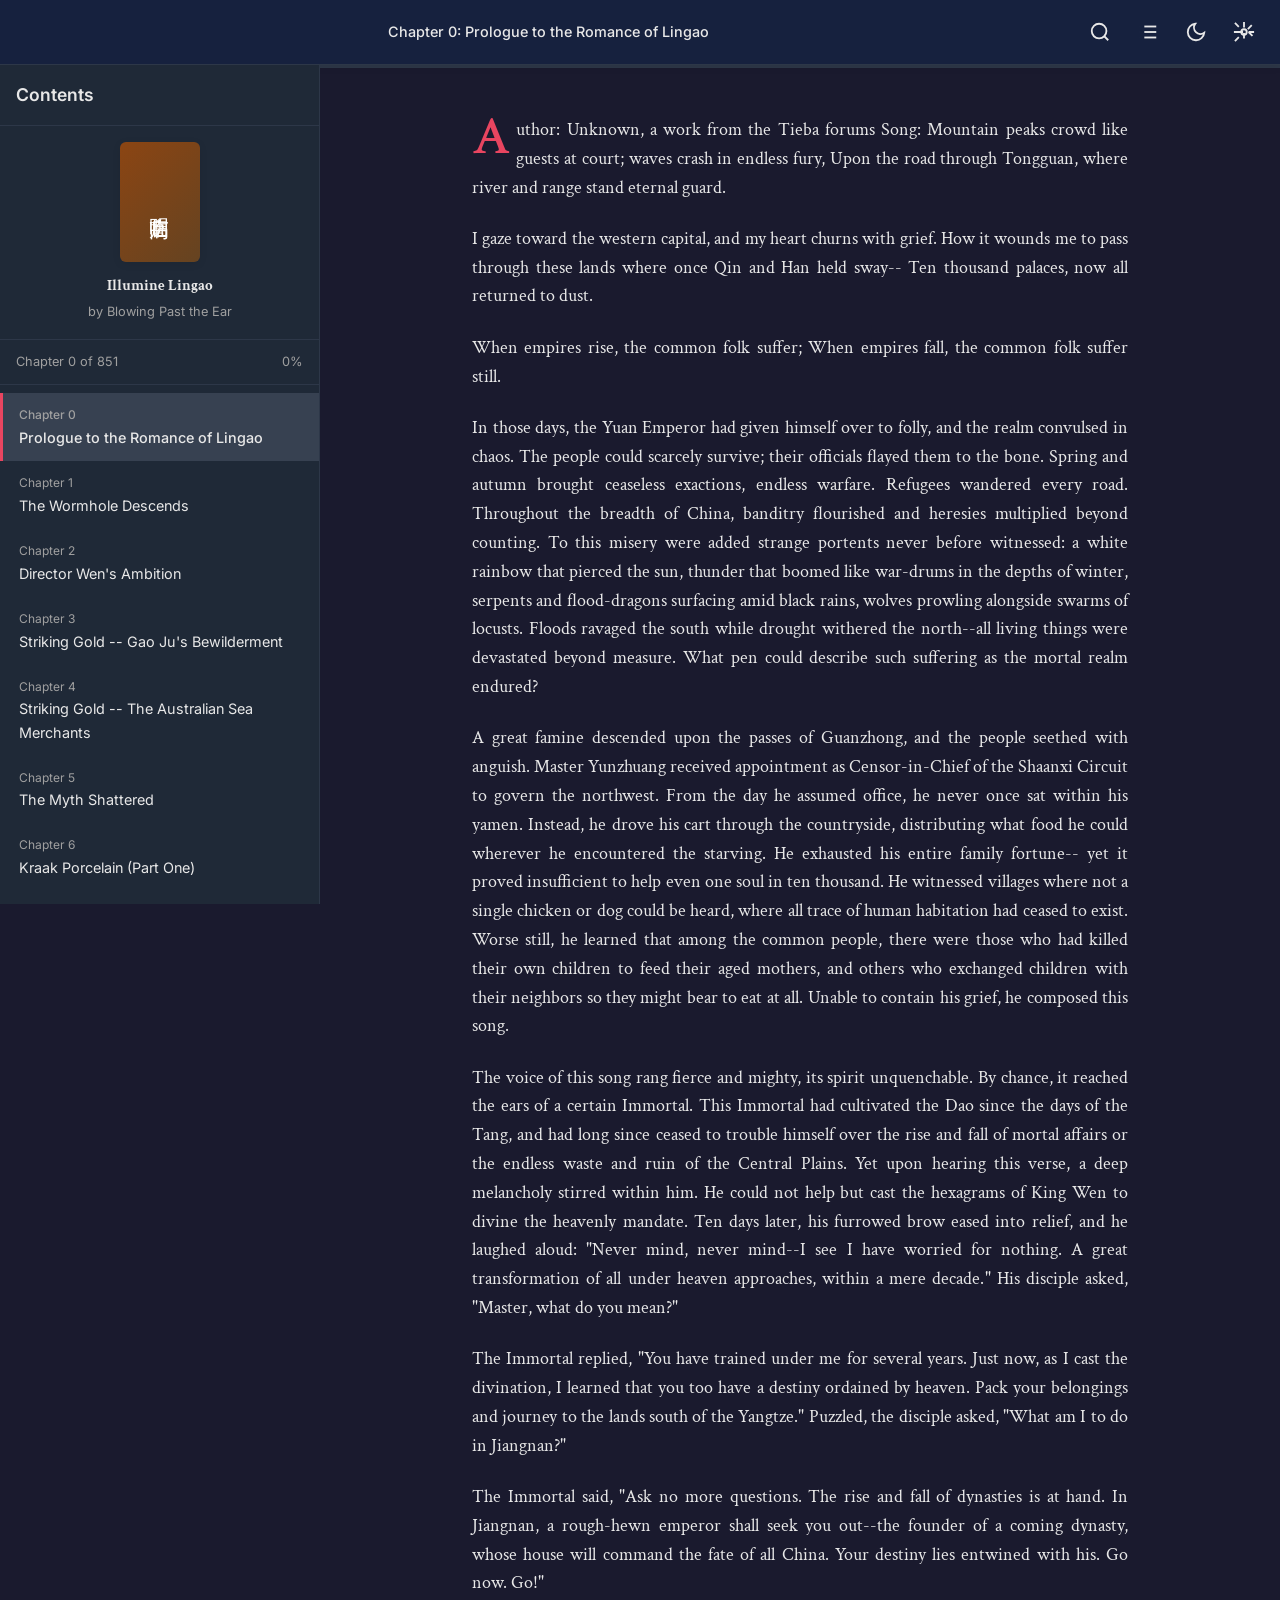
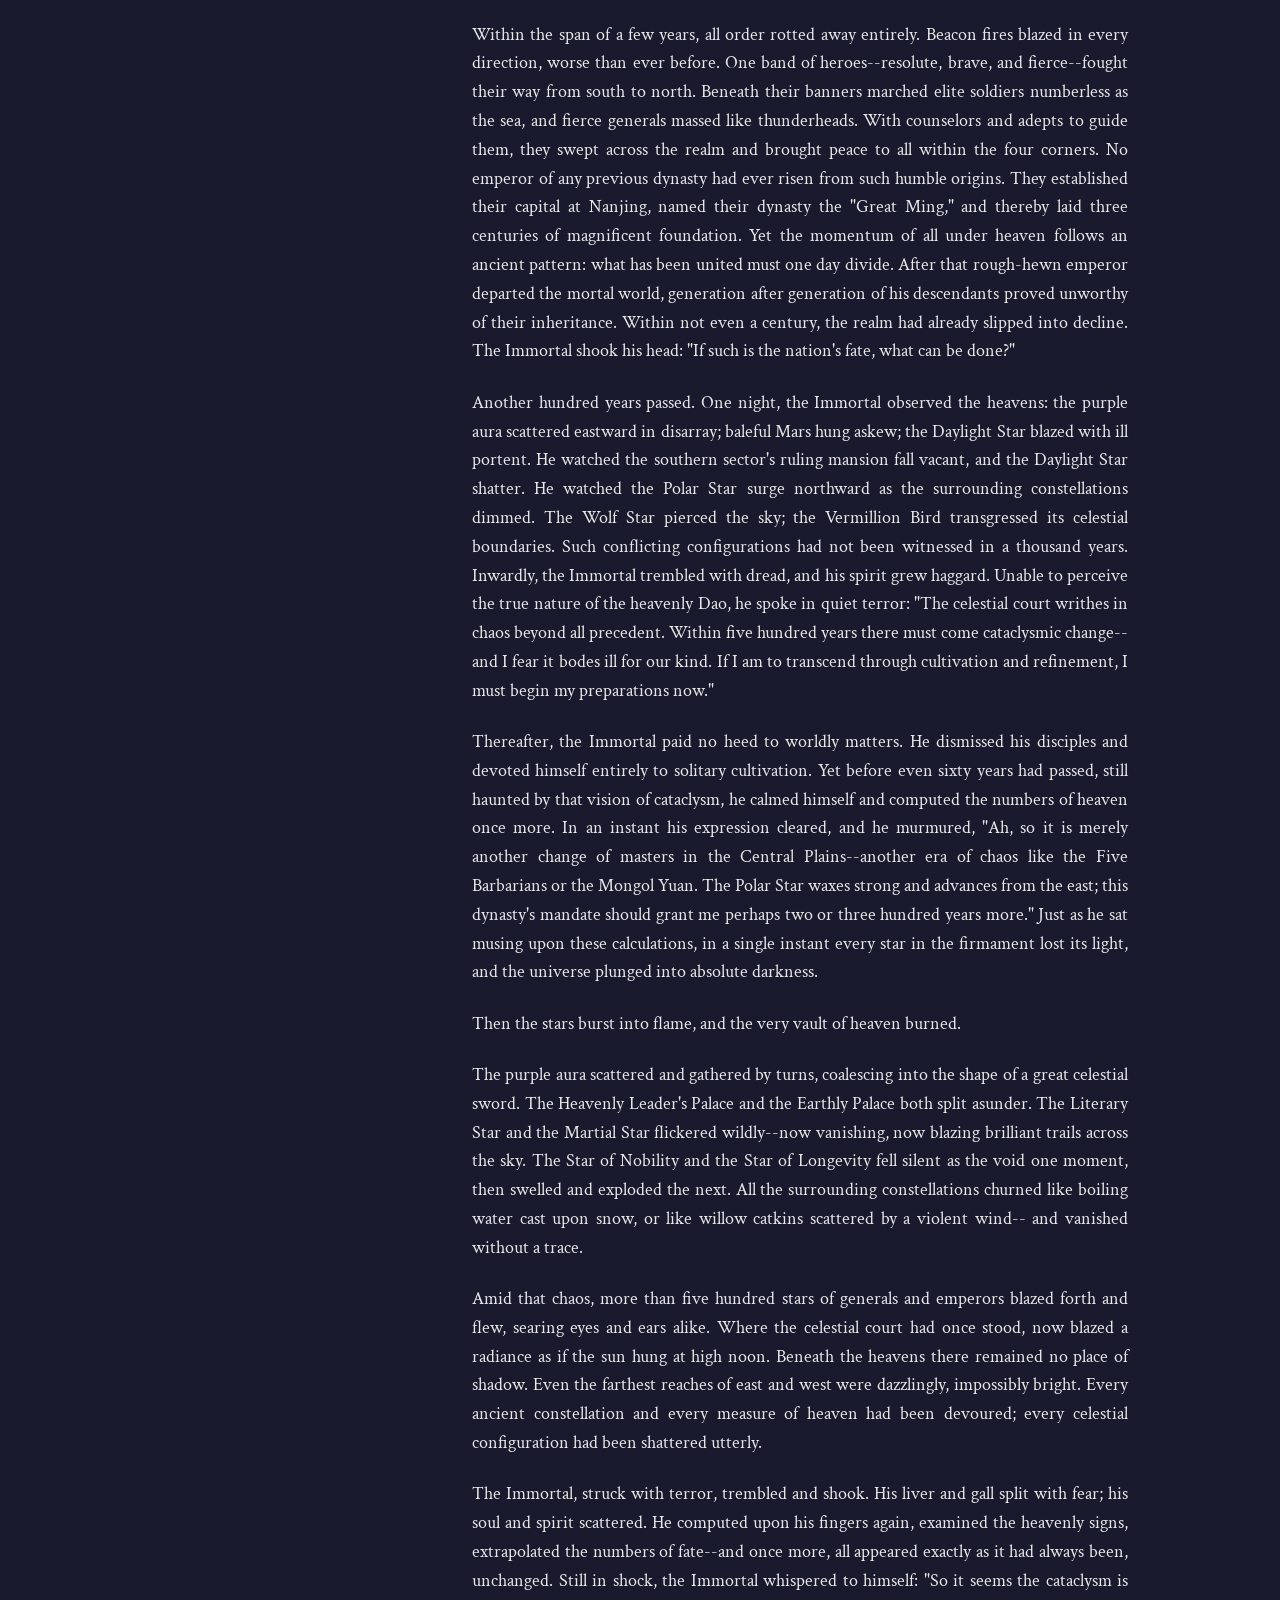
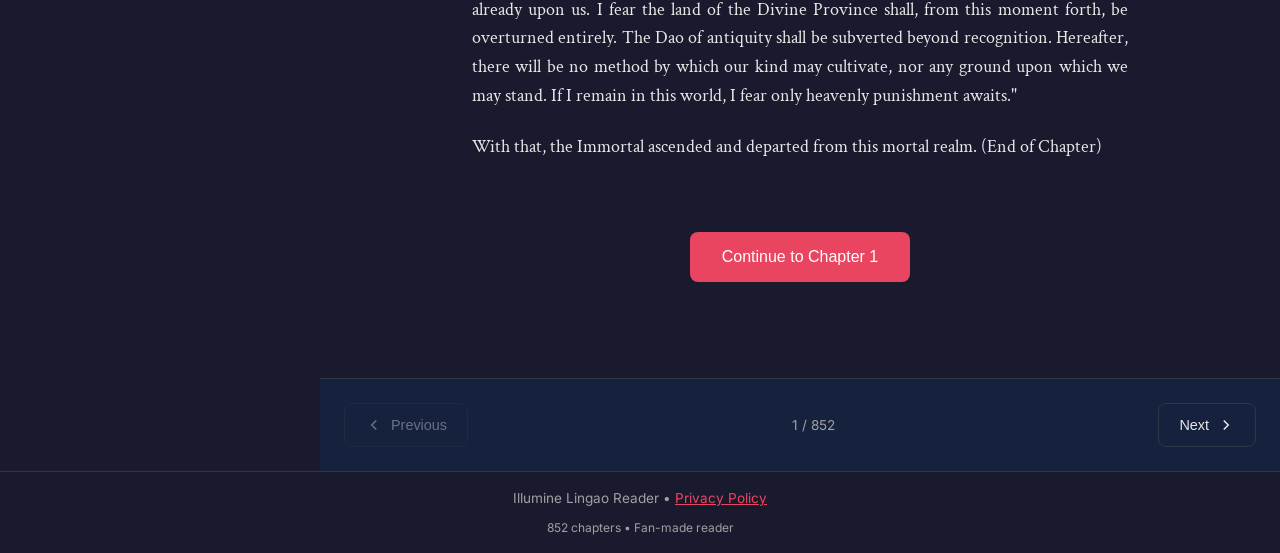
<file: website/index.html>
<!DOCTYPE html>
<html lang="en" data-theme="dark">
<head>
    <meta charset="UTF-8">
    <meta name="viewport" content="width=device-width, initial-scale=1.0">
    <title>Illumine Lingao - Online Reader</title>
    <meta name="description" content="Read Illumine Lingao online - A Chinese alternate history web novel about 500 modern people who travel back to 1628 Ming Dynasty China.">

    <!-- ADSENSE_PLACEHOLDER -->

    <link rel="stylesheet" href="css/style.css">
    <link rel="preconnect" href="https://fonts.googleapis.com">
    <link rel="preconnect" href="https://fonts.gstatic.com" crossorigin>
    <link href="https://fonts.googleapis.com/css2?family=Crimson+Text:ital,wght@0,400;0,600;1,400&family=Inter:wght@400;500;600&display=swap" rel="stylesheet">
</head>
<body>
    <!-- Loading Screen -->
    <div id="loading-screen" class="loading-screen">
        <div class="loading-content">
            <div class="spinner"></div>
            <h2>Loading Illumine Lingao</h2>
            <p id="loading-status">Initializing reader...</p>
            <div class="progress-bar">
                <div id="loading-progress" class="progress-fill"></div>
            </div>
        </div>
    </div>

    <!-- Main Reader Interface -->
    <div id="reader-interface" class="reader-interface hidden">
        <!-- Top Navigation Bar -->
        <header class="top-bar">
            <button id="menu-toggle" class="icon-btn" aria-label="Toggle menu">
                <svg viewBox="0 0 24 24" fill="none" stroke="currentColor" stroke-width="2">
                    <line x1="3" y1="12" x2="21" y2="12"></line>
                    <line x1="3" y1="6" x2="21" y2="6"></line>
                    <line x1="3" y1="18" x2="21" y2="18"></line>
                </svg>
            </button>

            <div class="book-title">
                <span id="current-chapter-title">Loading...</span>
            </div>

            <div class="top-actions">
                <!-- Search Button -->
                <button id="search-toggle" class="icon-btn" aria-label="Search">
                    <svg viewBox="0 0 24 24" fill="none" stroke="currentColor" stroke-width="2">
                        <circle cx="11" cy="11" r="8"></circle>
                        <line x1="21" y1="21" x2="16.65" y2="16.65"></line>
                    </svg>
                </button>

                <button id="toc-toggle" class="icon-btn" aria-label="Table of contents">
                    <svg viewBox="0 0 24 24" fill="none" stroke="currentColor" stroke-width="2">
                        <line x1="8" y1="6" x2="21" y2="6"></line>
                        <line x1="8" y1="12" x2="21" y2="12"></line>
                        <line x1="8" y1="18" x2="21" y2="18"></line>
                        <line x1="3" y1="6" x2="3.01" y2="6"></line>
                        <line x1="3" y1="12" x2="3.01" y2="12"></line>
                        <line x1="3" y1="18" x2="3.01" y2="18"></line>
                    </svg>
                </button>

                <!-- Theme Toggle -->
                <button id="theme-toggle" class="icon-btn" aria-label="Toggle dark mode">
                    <svg id="theme-icon-light" class="hidden" viewBox="0 0 24 24" fill="none" stroke="currentColor" stroke-width="2">
                        <circle cx="12" cy="12" r="5"></circle>
                        <line x1="12" y1="1" x2="12" y2="3"></line>
                        <line x1="12" y1="21" x2="12" y2="23"></line>
                        <line x1="4.22" y1="4.22" x2="5.64" y2="5.64"></line>
                        <line x1="18.36" y1="18.36" x2="19.78" y2="19.78"></line>
                        <line x1="1" y1="12" x2="3" y2="12"></line>
                        <line x1="21" y1="12" x2="23" y2="12"></line>
                        <line x1="4.22" y1="19.78" x2="5.64" y2="18.36"></line>
                        <line x1="18.36" y1="5.64" x2="19.78" y2="4.22"></line>
                    </svg>
                    <svg id="theme-icon-dark" viewBox="0 0 24 24" fill="none" stroke="currentColor" stroke-width="2">
                        <path d="M21 12.79A9 9 0 1 1 11.21 3 7 7 0 0 0 21 12.79z"></path>
                    </svg>
                </button>

                <button id="settings-toggle" class="icon-btn" aria-label="Reading settings">
                    <svg viewBox="0 0 24 24" fill="none" stroke="currentColor" stroke-width="2">
                        <circle cx="12" cy="12" r="3"></circle>
                        <path d="M12 1v6m0 6v6m4.22-10.22l4.24-4.24M6.34 17.66l-4.24 4.24M23 12h-6m-6 0H1m20.24 4.24l-4.24-4.24M6.34 6.34L2.1 2.1"></path>
                    </svg>
                </button>
            </div>
        </header>

        <div class="reader-layout">
            <!-- Sidebar (Table of Contents) -->
            <aside id="sidebar" class="sidebar">
                <div class="sidebar-header">
                    <h3>Contents</h3>
                    <button id="sidebar-close" class="icon-btn">
                        <svg viewBox="0 0 24 24" fill="none" stroke="currentColor" stroke-width="2">
                            <line x1="18" y1="6" x2="6" y2="18"></line>
                            <line x1="6" y1="6" x2="18" y2="18"></line>
                        </svg>
                    </button>
                </div>

                <!-- Book Info -->
                <div class="book-info">
                    <div class="book-cover-small">临高启明</div>
                    <h4>Illumine Lingao</h4>
                    <p>by Blowing Past the Ear</p>
                </div>

                <!-- Progress Info -->
                <div class="progress-info">
                    <span id="progress-text">Chapter 0 of 852</span>
                    <span id="percent-text">0%</span>
                </div>

                <!-- TOC Container -->
                <div class="toc-container" id="toc-list">
                    <!-- TOC items populated by JS -->
                </div>
            </aside>

            <!-- Main Content Area -->
            <main class="content-area">
                <!-- Progress Bar -->
                <div class="reading-progress">
                    <div id="progress-bar" class="progress-indicator"></div>
                </div>

                <!-- Reading Container -->
                <div class="reading-container">
                    <!-- Chapter Content -->
                    <article id="chapter-content" class="chapter-content">
                        <!-- Chapter content loaded here -->
                    </article>

                    <!-- Chapter Navigation at bottom -->
                    <div class="chapter-end-nav">
                        <button id="continue-reading" class="btn-primary hidden">Continue Reading</button>
                    </div>
                </div>

                <!-- Navigation Footer -->
                <nav class="chapter-nav">
                    <button id="prev-chapter" class="nav-btn">
                        <svg viewBox="0 0 24 24" fill="none" stroke="currentColor" stroke-width="2">
                            <polyline points="15 18 9 12 15 6"></polyline>
                        </svg>
                        <span>Previous</span>
                    </button>

                    <div class="nav-info">
                        <span id="chapter-number">- / -</span>
                    </div>

                    <button id="next-chapter" class="nav-btn">
                        <span>Next</span>
                        <svg viewBox="0 0 24 24" fill="none" stroke="currentColor" stroke-width="2">
                            <polyline points="9 18 15 12 9 6"></polyline>
                        </svg>
                    </button>
                </nav>
            </main>
        </div>

        <!-- Search Panel -->
        <div id="search-panel" class="search-panel hidden">
            <div class="search-header">
                <h3>Search</h3>
                <button id="search-close" class="icon-btn">
                    <svg viewBox="0 0 24 24" fill="none" stroke="currentColor" stroke-width="2">
                        <line x1="18" y1="6" x2="6" y2="18"></line>
                        <line x1="6" y1="6" x2="18" y2="18"></line>
                    </svg>
                </button>
            </div>

            <div class="search-input-container">
                <input type="text" id="search-input" placeholder="Search in chapters...">
                <button id="search-btn" class="btn-primary">Search</button>
            </div>

            <div id="search-status" class="search-status"></div>

            <div id="search-results" class="search-results">
                <!-- Search results populated here -->
            </div>
        </div>

        <!-- Settings Panel -->
        <div id="settings-panel" class="settings-panel hidden">
            <div class="settings-header">
                <h3>Reading Settings</h3>
                <button id="settings-close" class="icon-btn">
                    <svg viewBox="0 0 24 24" fill="none" stroke="currentColor" stroke-width="2">
                        <line x1="18" y1="6" x2="6" y2="18"></line>
                        <line x1="6" y1="6" x2="18" y2="18"></line>
                    </svg>
                </button>
            </div>

            <div class="settings-section">
                <label>Theme</label>
                <div class="theme-options">
                    <button class="theme-btn" data-theme="light">
                        <span class="theme-preview light"></span>
                        Light
                    </button>
                    <button class="theme-btn" data-theme="sepia">
                        <span class="theme-preview sepia"></span>
                        Sepia
                    </button>
                    <button class="theme-btn active" data-theme="dark">
                        <span class="theme-preview dark"></span>
                        Dark
                    </button>
                </div>
            </div>

            <div class="settings-section">
                <label>Font Size</label>
                <div class="font-size-control">
                    <button id="font-decrease" class="size-btn">A-</button>
                    <span id="font-size-value">18px</span>
                    <button id="font-increase" class="size-btn">A+</button>
                </div>
            </div>

            <div class="settings-section">
                <label>Font Family</label>
                <select id="font-family">
                    <option value="Crimson Text">Crimson (Serif)</option>
                    <option value="Inter">Inter (Sans-serif)</option>
                    <option value="Georgia">Georgia</option>
                    <option value="system-ui">System Default</option>
                </select>
            </div>

            <div class="settings-section">
                <label>Line Height</label>
                <input type="range" id="line-height" min="1.2" max="2.0" step="0.1" value="1.6">
                <span id="line-height-value">1.6</span>
            </div>

            <div class="settings-section">
                <label>Reading Progress</label>
                <button id="reset-progress" class="btn-small" style="width: 100%;">Reset Progress</button>
            </div>
        </div>

        <!-- Overlay for mobile -->
        <div id="overlay" class="overlay hidden"></div>

        <!-- Footer Links -->
        <footer style="text-align: center; padding: 1rem; color: var(--text-muted); font-size: 0.85rem; border-top: 1px solid var(--border-color);">
            <p>Illumine Lingao Reader • <a href="privacy.html" style="color: var(--accent-color);">Privacy Policy</a></p>
            <p style="margin-top: 0.5rem; font-size: 0.75rem;">852 chapters • Fan-made reader</p>
        </footer>
    </div>

    <!-- Content Scripts - Loaded dynamically by reader.js -->
    <script src="js/reader.js"></script>
</body>
</html>
</file>
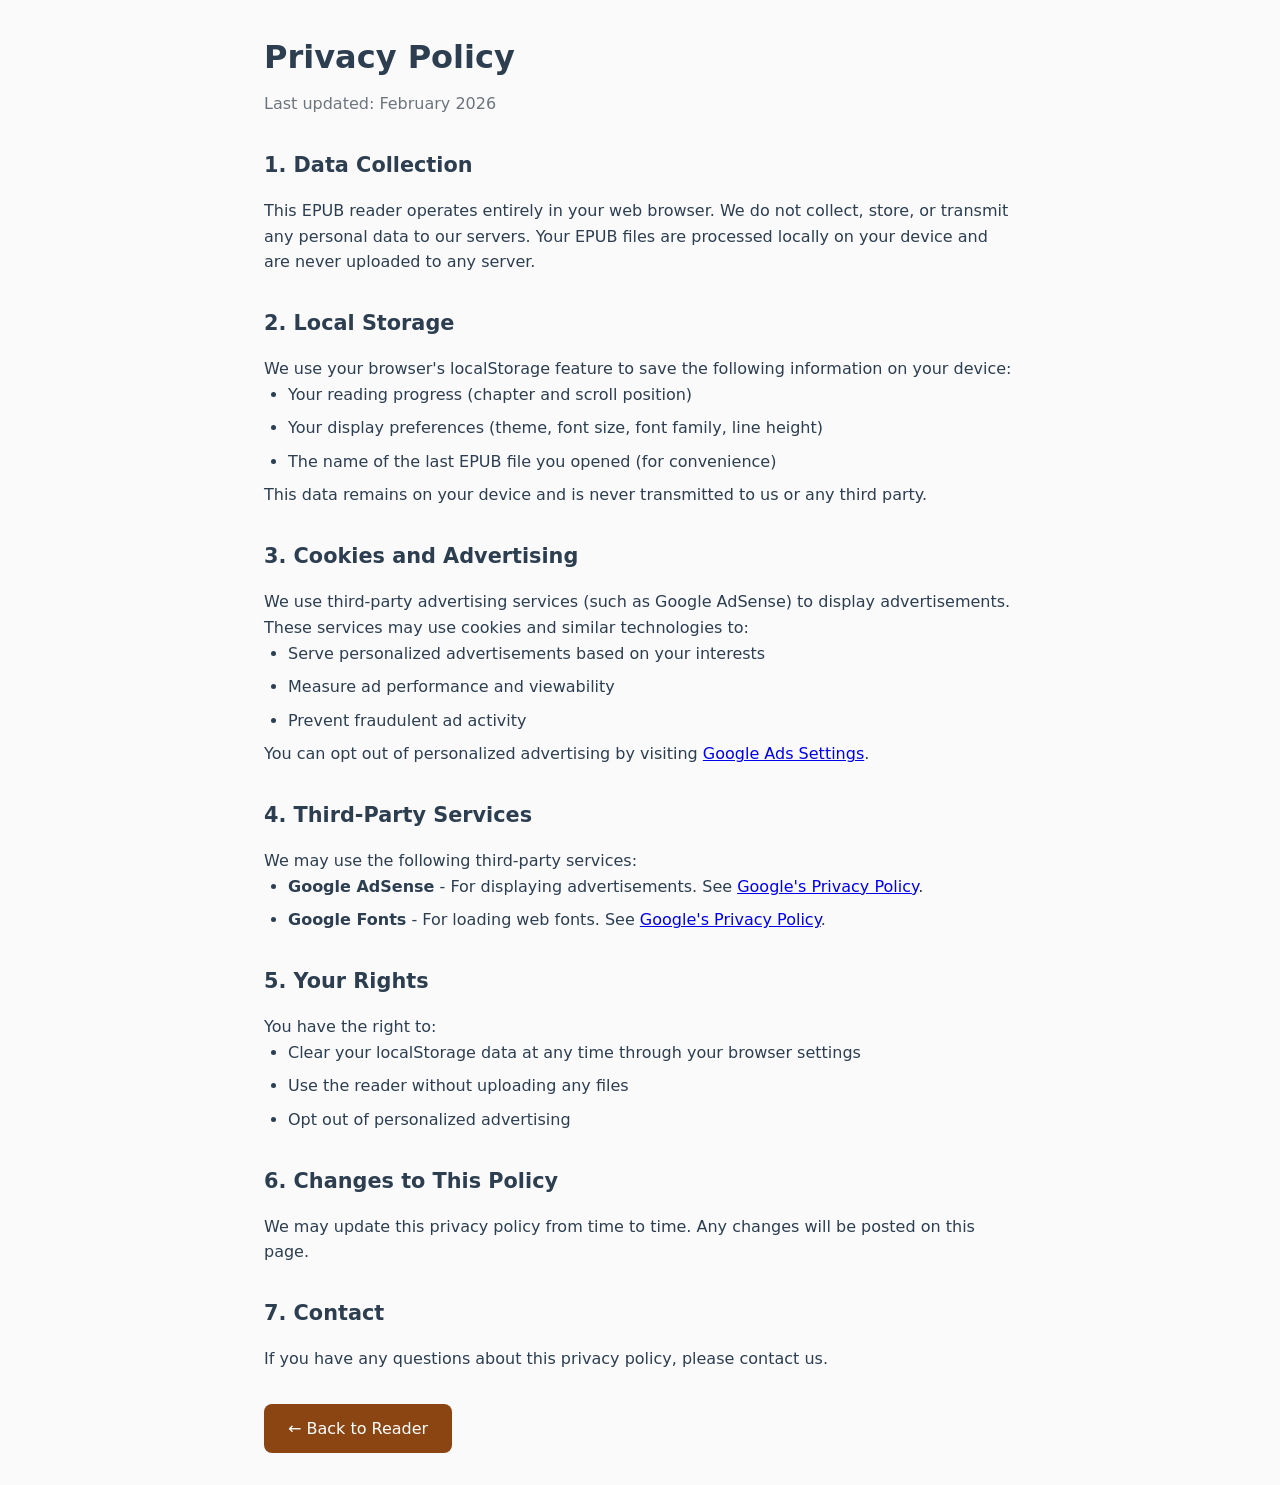
<file: website/privacy.html>
<!DOCTYPE html>
<html lang="en">
<head>
    <meta charset="UTF-8">
    <meta name="viewport" content="width=device-width, initial-scale=1.0">
    <title>Privacy Policy - Illumine Lingao Reader</title>
    <link rel="stylesheet" href="css/style.css">
    <style>
        body {
            max-width: 800px;
            margin: 0 auto;
            padding: 2rem 1.5rem;
        }
        h1 { margin-bottom: 0.5rem; }
        .last-updated { color: var(--text-muted); margin-bottom: 2rem; }
        h2 { margin-top: 2rem; margin-bottom: 1rem; font-size: 1.3rem; }
        ul { margin-left: 1.5rem; }
        li { margin-bottom: 0.5rem; }
        .back-link { 
            display: inline-block; 
            margin-top: 2rem; 
            padding: 0.75rem 1.5rem;
            background: var(--accent-color);
            color: white;
            text-decoration: none;
            border-radius: 8px;
        }
        .back-link:hover { opacity: 0.9; }
    </style>
</head>
<body data-theme="light">
    <h1>Privacy Policy</h1>
    <p class="last-updated">Last updated: February 2026</p>
    
    <h2>1. Data Collection</h2>
    <p>This EPUB reader operates entirely in your web browser. We do not collect, store, or transmit any personal data to our servers. Your EPUB files are processed locally on your device and are never uploaded to any server.</p>
    
    <h2>2. Local Storage</h2>
    <p>We use your browser's localStorage feature to save the following information on your device:</p>
    <ul>
        <li>Your reading progress (chapter and scroll position)</li>
        <li>Your display preferences (theme, font size, font family, line height)</li>
        <li>The name of the last EPUB file you opened (for convenience)</li>
    </ul>
    <p>This data remains on your device and is never transmitted to us or any third party.</p>
    
    <h2>3. Cookies and Advertising</h2>
    <p>We use third-party advertising services (such as Google AdSense) to display advertisements. These services may use cookies and similar technologies to:</p>
    <ul>
        <li>Serve personalized advertisements based on your interests</li>
        <li>Measure ad performance and viewability</li>
        <li>Prevent fraudulent ad activity</li>
    </ul>
    <p>You can opt out of personalized advertising by visiting <a href="https://adssettings.google.com" target="_blank" rel="noopener">Google Ads Settings</a>.</p>
    
    <h2>4. Third-Party Services</h2>
    <p>We may use the following third-party services:</p>
    <ul>
        <li><strong>Google AdSense</strong> - For displaying advertisements. See <a href="https://policies.google.com/technologies/ads" target="_blank" rel="noopener">Google's Privacy Policy</a>.</li>
        <li><strong>Google Fonts</strong> - For loading web fonts. See <a href="https://policies.google.com/privacy" target="_blank" rel="noopener">Google's Privacy Policy</a>.</li>
    </ul>
    
    <h2>5. Your Rights</h2>
    <p>You have the right to:</p>
    <ul>
        <li>Clear your localStorage data at any time through your browser settings</li>
        <li>Use the reader without uploading any files</li>
        <li>Opt out of personalized advertising</li>
    </ul>
    
    <h2>6. Changes to This Policy</h2>
    <p>We may update this privacy policy from time to time. Any changes will be posted on this page.</p>
    
    <h2>7. Contact</h2>
    <p>If you have any questions about this privacy policy, please contact us.</p>
    
    <a href="index.html" class="back-link">← Back to Reader</a>
    
    <script>
        // Load saved theme
        const settings = localStorage.getItem('epub-reader-settings');
        if (settings) {
            const { theme } = JSON.parse(settings);
            document.body.setAttribute('data-theme', theme || 'light');
        }
    </script>
</body>
</html>
</file>
<file: website/css/style.css>
/* ========================================
   Illumine Lingao Reader Styles
   Supports EPUB and PDF with Dark Mode
   ======================================== */

/* CSS Variables for Theming */
:root {
    --bg-color: #fafafa;
    --content-bg: #ffffff;
    --text-color: #2c3e50;
    --text-muted: #6c757d;
    --accent-color: #8b4513;
    --border-color: #e9ecef;
    --sidebar-bg: #f8f9fa;
    --hover-bg: #e9ecef;
    --shadow: 0 2px 8px rgba(0,0,0,0.08);
    --shadow-lg: 0 4px 20px rgba(0,0,0,0.12);
    --font-serif: 'Crimson Text', Georgia, serif;
    --font-sans: 'Inter', system-ui, sans-serif;
    --content-width: 720px;
    --sidebar-width: 320px;
    --pdf-bg: #525659;
}

/* Sepia Theme */
[data-theme="sepia"] {
    --bg-color: #f4ecd8;
    --content-bg: #fdf6e3;
    --text-color: #5b4636;
    --text-muted: #8b7355;
    --accent-color: #8b4513;
    --border-color: #e8dec5;
    --sidebar-bg: #f0e6d2;
    --hover-bg: #e8dec5;
    --pdf-bg: #d4c5a9;
}

/* Dark Theme */
[data-theme="dark"] {
    --bg-color: #1a1a2e;
    --content-bg: #16213e;
    --text-color: #e8e8e8;
    --text-muted: #a0a0a0;
    --accent-color: #e94560;
    --border-color: #2d3748;
    --sidebar-bg: #1f2937;
    --hover-bg: #374151;
    --pdf-bg: #1a1a1a;
}

/* PDF Dark Mode - Invert colors */
[data-theme="dark"] .pdf-page {
    filter: invert(1) hue-rotate(180deg);
    box-shadow: 0 4px 12px rgba(0,0,0,0.5);
}

[data-theme="dark"] .pdf-page canvas {
    filter: invert(1) hue-rotate(180deg);
}

/* ========================================
   Base & Reset
   ======================================== */

* {
    margin: 0;
    padding: 0;
    box-sizing: border-box;
}

html {
    font-size: 16px;
    -webkit-font-smoothing: antialiased;
    -moz-osx-font-smoothing: grayscale;
}

body {
    font-family: var(--font-sans);
    background-color: var(--bg-color);
    color: var(--text-color);
    line-height: 1.6;
    min-height: 100vh;
    transition: background-color 0.3s ease, color 0.3s ease;
}

.hidden {
    display: none !important;
}

/* ========================================
   Loading Screen
   ======================================== */

.loading-screen {
    position: fixed;
    inset: 0;
    background: var(--bg-color);
    display: flex;
    align-items: center;
    justify-content: center;
    z-index: 10000;
}

.loading-content {
    text-align: center;
    padding: 2rem;
}

.spinner {
    width: 50px;
    height: 50px;
    border: 4px solid var(--border-color);
    border-top-color: var(--accent-color);
    border-radius: 50%;
    animation: spin 1s linear infinite;
    margin: 0 auto 1.5rem;
}

@keyframes spin {
    to { transform: rotate(360deg); }
}

.loading-content h2 {
    font-family: var(--font-serif);
    font-size: 1.75rem;
    margin-bottom: 0.5rem;
}

.loading-content p {
    color: var(--text-muted);
    margin-bottom: 1.5rem;
}

.progress-bar {
    width: 300px;
    height: 4px;
    background: var(--border-color);
    border-radius: 2px;
    overflow: hidden;
    margin: 0 auto;
}

.progress-fill {
    height: 100%;
    background: var(--accent-color);
    width: 0%;
    transition: width 0.3s ease;
}

/* ========================================
   Upload Screen
   ======================================== */

.upload-screen {
    min-height: 100vh;
    display: flex;
    align-items: center;
    justify-content: center;
    padding: 2rem;
}

.upload-container {
    max-width: 500px;
    text-align: center;
}

.book-cover {
    margin-bottom: 1.5rem;
}

.cover-art {
    width: 150px;
    height: 220px;
    background: linear-gradient(135deg, #8b4513 0%, #654321 100%);
    border-radius: 8px;
    margin: 0 auto;
    display: flex;
    align-items: center;
    justify-content: center;
    color: #fff;
    font-family: serif;
    font-size: 2rem;
    writing-mode: vertical-rl;
    text-orientation: upright;
    box-shadow: var(--shadow-lg);
}

.upload-container h1 {
    font-family: var(--font-serif);
    font-size: 2rem;
    margin-bottom: 0.25rem;
}

.subtitle {
    color: var(--text-muted);
    font-size: 0.9rem;
    margin-bottom: 1rem;
}

.description {
    color: var(--text-muted);
    font-size: 0.95rem;
    line-height: 1.6;
    margin-bottom: 2rem;
    padding: 0 1rem;
}

.upload-area {
    border: 2px dashed var(--border-color);
    border-radius: 12px;
    padding: 2.5rem;
    cursor: pointer;
    transition: all 0.3s ease;
    background: var(--content-bg);
}

.upload-area:hover {
    border-color: var(--accent-color);
    background: var(--hover-bg);
}

.upload-area.drag-over {
    border-color: var(--accent-color);
    background: var(--hover-bg);
    transform: scale(1.02);
}

.upload-icon {
    width: 48px;
    height: 48px;
    color: var(--accent-color);
    margin-bottom: 1rem;
}

.upload-area p {
    color: var(--text-muted);
    font-size: 0.95rem;
}

.upload-note {
    margin-top: 1.5rem;
    color: var(--text-muted);
    font-size: 0.85rem;
}

.upload-note code {
    background: var(--sidebar-bg);
    padding: 0.2rem 0.4rem;
    border-radius: 4px;
    font-size: 0.8rem;
}

.upload-note small {
    display: block;
    margin-top: 0.5rem;
    opacity: 0.7;
}

/* ========================================
   Advertisement Containers
   ======================================== */

.ad-container {
    display: flex;
    align-items: center;
    justify-content: center;
    padding: 1rem;
    background: var(--sidebar-bg);
    min-height: 90px;
}

.ad-container ins.adsbygoogle {
    display: block;
    width: 100%;
    text-align: center;
}

.ad-placeholder {
    text-align: center;
    color: var(--text-muted);
    font-size: 0.75rem;
    opacity: 0.6;
}

.ad-placeholder span {
    display: block;
    font-weight: 600;
    text-transform: uppercase;
    letter-spacing: 0.05em;
    margin-bottom: 0.25rem;
}

/* Header Ad */
.ad-header {
    min-height: 90px;
    border-bottom: 1px solid var(--border-color);
    background: var(--bg-color);
}

.ad-header ins.adsbygoogle {
    min-height: 90px;
}

/* Sidebar Ad */
.ad-sidebar {
    margin: 1rem;
    padding: 1rem 0;
    border-top: 1px solid var(--border-color);
    border-bottom: 1px solid var(--border-color);
    min-height: 250px;
}

.ad-sidebar ins.adsbygoogle {
    min-height: 250px;
}

/* Mid-content Ad */
.ad-mid-content {
    margin: 3rem auto;
    max-width: var(--content-width);
    border-radius: 8px;
}

/* Footer Ad */
.ad-footer {
    border-top: 1px solid var(--border-color);
    padding: 1.5rem;
    min-height: 90px;
}

/* Hide sidebar ad on mobile */
@media (max-width: 1024px) {
    .ad-sidebar {
        display: none;
    }
}

/* Responsive header ad */
@media (max-width: 768px) {
    .ad-header {
        min-height: 50px;
        padding: 0.5rem;
    }

    .ad-header ins.adsbygoogle {
        min-height: 50px;
    }
}

/* ========================================
   Reader Interface
   ======================================== */

.reader-interface {
    display: flex;
    flex-direction: column;
    min-height: 100vh;
}

/* Top Bar */
.top-bar {
    position: sticky;
    top: 0;
    z-index: 100;
    display: flex;
    align-items: center;
    justify-content: space-between;
    padding: 0.75rem 1rem;
    background: var(--content-bg);
    border-bottom: 1px solid var(--border-color);
    box-shadow: var(--shadow);
}

.icon-btn {
    width: 40px;
    height: 40px;
    border: none;
    background: transparent;
    color: var(--text-color);
    cursor: pointer;
    border-radius: 8px;
    display: flex;
    align-items: center;
    justify-content: center;
    transition: background 0.2s ease;
}

.icon-btn:hover {
    background: var(--hover-bg);
}

.icon-btn svg {
    width: 22px;
    height: 22px;
}

.book-title {
    flex: 1;
    text-align: center;
    padding: 0 1rem;
    font-size: 0.9rem;
    font-weight: 500;
    white-space: nowrap;
    overflow: hidden;
    text-overflow: ellipsis;
}

.top-actions {
    display: flex;
    gap: 0.5rem;
}

/* Reader Layout */
.reader-layout {
    display: flex;
    flex: 1;
}

/* ========================================
   Sidebar (Table of Contents)
   ======================================== */

.sidebar {
    position: fixed;
    left: 0;
    top: 0;
    bottom: 0;
    width: var(--sidebar-width);
    background: var(--sidebar-bg);
    border-right: 1px solid var(--border-color);
    z-index: 200;
    transform: translateX(-100%);
    transition: transform 0.3s ease;
    display: flex;
    flex-direction: column;
}

.sidebar.open {
    transform: translateX(0);
}

.sidebar-header {
    display: flex;
    align-items: center;
    justify-content: space-between;
    padding: 1rem;
    border-bottom: 1px solid var(--border-color);
}

.sidebar-header h3 {
    font-size: 1.1rem;
    font-weight: 600;
}

/* PDF Navigation */
.pdf-navigation {
    padding: 1rem;
    border-bottom: 1px solid var(--border-color);
}

.pdf-navigation label {
    display: block;
    font-size: 0.85rem;
    color: var(--text-muted);
    margin-bottom: 0.5rem;
}

.page-input-group {
    display: flex;
    align-items: center;
    gap: 0.5rem;
    margin-bottom: 0.5rem;
}

.page-input-group input {
    width: 60px;
    padding: 0.5rem;
    border: 1px solid var(--border-color);
    border-radius: 4px;
    background: var(--content-bg);
    color: var(--text-color);
    text-align: center;
}

.btn-small {
    padding: 0.5rem 1rem;
    background: var(--accent-color);
    color: white;
    border: none;
    border-radius: 4px;
    cursor: pointer;
    font-size: 0.85rem;
}

.btn-small:hover {
    opacity: 0.9;
}

.thumbnail-container {
    flex: 1;
    overflow-y: auto;
    margin-top: 1rem;
    max-height: 400px;
}

.thumbnail {
    display: flex;
    align-items: center;
    gap: 0.75rem;
    padding: 0.5rem;
    cursor: pointer;
    border-radius: 4px;
    transition: background 0.2s ease;
}

.thumbnail:hover {
    background: var(--hover-bg);
}

.thumbnail.active {
    background: var(--hover-bg);
    border-left: 3px solid var(--accent-color);
}

.thumbnail img {
    width: 60px;
    height: 80px;
    object-fit: cover;
    border-radius: 2px;
    border: 1px solid var(--border-color);
    background: white;
}

.thumbnail span {
    font-size: 0.85rem;
    color: var(--text-muted);
}

/* TOC Container */
.toc-container {
    flex: 1;
    overflow-y: auto;
    padding: 0.5rem 0;
}

/* Book Info in Sidebar */
.book-info {
    padding: 1rem;
    text-align: center;
    border-bottom: 1px solid var(--border-color);
}

.book-cover-small {
    width: 80px;
    height: 120px;
    background: linear-gradient(135deg, #8b4513 0%, #654321 100%);
    border-radius: 6px;
    margin: 0 auto 0.75rem;
    display: flex;
    align-items: center;
    justify-content: center;
    color: #fff;
    font-family: serif;
    font-size: 1.25rem;
    writing-mode: vertical-rl;
    text-orientation: upright;
    box-shadow: var(--shadow);
}

.book-info h4 {
    font-size: 0.95rem;
    margin-bottom: 0.25rem;
    font-family: var(--font-serif);
}

.book-info p {
    font-size: 0.8rem;
    color: var(--text-muted);
}

/* Progress Info */
.progress-info {
    display: flex;
    justify-content: space-between;
    padding: 0.75rem 1rem;
    font-size: 0.8rem;
    color: var(--text-muted);
    border-bottom: 1px solid var(--border-color);
    background: var(--sidebar-bg);
}

/* Continue Reading Button */
.chapter-end-nav {
    text-align: center;
    padding: 3rem 0;
}

#continue-reading {
    padding: 1rem 2rem;
    font-size: 1rem;
}

.toc-item {
    display: block;
    padding: 0.75rem 1rem;
    color: var(--text-color);
    text-decoration: none;
    font-size: 0.9rem;
    border-left: 3px solid transparent;
    transition: all 0.2s ease;
    cursor: pointer;
}

.toc-item:hover {
    background: var(--hover-bg);
}

.toc-item.active {
    background: var(--hover-bg);
    border-left-color: var(--accent-color);
    font-weight: 500;
}

.toc-item .chapter-number {
    display: block;
    font-size: 0.75rem;
    color: var(--text-muted);
    margin-bottom: 0.1rem;
}

/* Desktop sidebar */
@media (min-width: 1025px) {
    .sidebar {
        position: sticky;
        transform: none;
        height: calc(100vh - 61px);
    }
    
    #menu-toggle {
        display: none;
    }
    
    #sidebar-close {
        display: none;
    }
}

/* ========================================
   Content Area
   ======================================== */

.content-area {
    flex: 1;
    display: flex;
    flex-direction: column;
    min-width: 0;
}

/* Reading Progress Bar */
.reading-progress {
    position: sticky;
    top: 61px;
    z-index: 50;
    height: 3px;
    background: var(--border-color);
}

.progress-indicator {
    height: 100%;
    background: var(--accent-color);
    width: 0%;
    transition: width 0.1s linear;
}

/* Reading Container */
.reading-container {
    flex: 1;
    max-width: var(--content-width);
    margin: 0 auto;
    padding: 2rem 1.5rem;
    width: 100%;
}

@media (min-width: 768px) {
    .reading-container {
        padding: 3rem 2rem;
    }
}

/* ========================================
   PDF Viewer
   ======================================== */

.pdf-viewer {
    background: var(--pdf-bg);
    min-height: 100%;
    padding: 2rem 1rem;
}

.pdf-pages-container {
    display: flex;
    flex-direction: column;
    align-items: center;
    gap: 2rem;
}

.pdf-page {
    background: white;
    box-shadow: 0 4px 12px rgba(0,0,0,0.15);
    border-radius: 4px;
    overflow: hidden;
    max-width: 100%;
}

.pdf-page canvas {
    display: block;
    max-width: 100%;
    height: auto;
}

.pdf-page-number {
    text-align: center;
    padding: 0.5rem;
    background: rgba(0,0,0,0.05);
    font-size: 0.8rem;
    color: #666;
}

/* PDF Text Layer for Search */
.pdf-text-layer {
    position: absolute;
    left: 0;
    top: 0;
    right: 0;
    bottom: 0;
    overflow: hidden;
    line-height: 1;
}

.pdf-text-layer > span {
    position: absolute;
    color: transparent;
    cursor: text;
    transform-origin: 0% 0%;
}

.pdf-text-layer .highlight {
    background-color: rgba(255, 255, 0, 0.4);
    border-radius: 2px;
}

.pdf-text-layer .highlight-current {
    background-color: rgba(255, 165, 0, 0.6);
}

/* ========================================
   EPUB Chapter Content
   ======================================== */

.chapter-content {
    font-family: var(--font-serif);
    font-size: 18px;
    line-height: 1.6;
}

.chapter-content h1,
.chapter-content h2,
.chapter-content h3 {
    font-family: var(--font-serif);
    margin: 2rem 0 1rem;
    line-height: 1.3;
}

.chapter-content h1 {
    font-size: 1.8em;
    text-align: center;
    margin-bottom: 2rem;
    padding-bottom: 1rem;
    border-bottom: 2px solid var(--border-color);
}

.chapter-content h2 {
    font-size: 1.4em;
    margin-top: 2.5rem;
}

.chapter-content p {
    margin-bottom: 1.25em;
    text-align: justify;
    hyphens: auto;
}

.chapter-content p:first-of-type::first-letter {
    font-size: 3em;
    float: left;
    line-height: 0.8;
    padding-right: 0.1em;
    font-weight: 600;
    color: var(--accent-color);
}

.chapter-content img {
    max-width: 100%;
    height: auto;
    display: block;
    margin: 2rem auto;
    border-radius: 4px;
}

.chapter-content blockquote {
    margin: 2rem 0;
    padding: 1rem 1.5rem;
    border-left: 4px solid var(--accent-color);
    background: var(--sidebar-bg);
    font-style: italic;
}

.chapter-content blockquote p {
    margin: 0;
}

.chapter-separator {
    text-align: center;
    margin: 3rem 0;
    color: var(--text-muted);
    font-size: 1.5rem;
    letter-spacing: 0.5em;
}

/* ========================================
   Search Panel
   ======================================== */

.search-panel {
    position: fixed;
    top: 0;
    right: 0;
    bottom: 0;
    width: min(100%, 400px);
    background: var(--content-bg);
    box-shadow: var(--shadow-lg);
    z-index: 300;
    transform: translateX(100%);
    transition: transform 0.3s ease;
    display: flex;
    flex-direction: column;
}

.search-panel.open {
    transform: translateX(0);
}

.search-header {
    display: flex;
    align-items: center;
    justify-content: space-between;
    padding: 1rem;
    border-bottom: 1px solid var(--border-color);
}

.search-header h3 {
    font-size: 1.1rem;
}

.search-input-container {
    padding: 1rem;
    display: flex;
    gap: 0.5rem;
}

.search-input-container input {
    flex: 1;
    padding: 0.75rem;
    border: 1px solid var(--border-color);
    border-radius: 8px;
    background: var(--content-bg);
    color: var(--text-color);
    font-size: 0.95rem;
}

.btn-primary {
    padding: 0.75rem 1.25rem;
    background: var(--accent-color);
    color: white;
    border: none;
    border-radius: 8px;
    cursor: pointer;
    font-weight: 500;
}

.btn-primary:hover {
    opacity: 0.9;
}

.search-options {
    padding: 0 1rem 1rem;
    display: flex;
    gap: 1rem;
    font-size: 0.85rem;
    color: var(--text-muted);
}

.search-options label {
    display: flex;
    align-items: center;
    gap: 0.25rem;
    cursor: pointer;
}

.search-status {
    padding: 0.5rem 1rem;
    font-size: 0.85rem;
    color: var(--text-muted);
    border-bottom: 1px solid var(--border-color);
}

.search-results {
    flex: 1;
    overflow-y: auto;
    padding: 0.5rem 0;
}

.search-result {
    padding: 1rem;
    border-bottom: 1px solid var(--border-color);
    cursor: pointer;
    transition: background 0.2s ease;
}

.search-result:hover {
    background: var(--hover-bg);
}

.search-result.active {
    background: var(--hover-bg);
    border-left: 3px solid var(--accent-color);
}

.search-result .result-page {
    font-size: 0.75rem;
    color: var(--accent-color);
    font-weight: 600;
    margin-bottom: 0.25rem;
}

.search-result .result-text {
    font-size: 0.9rem;
    color: var(--text-color);
    line-height: 1.4;
}

.search-result .result-text mark {
    background: rgba(255, 255, 0, 0.4);
    color: inherit;
    font-weight: 600;
}

/* ========================================
   Chapter Navigation
   ======================================== */

.chapter-nav {
    display: flex;
    align-items: center;
    justify-content: space-between;
    padding: 1.5rem;
    border-top: 1px solid var(--border-color);
    background: var(--content-bg);
    gap: 1rem;
}

.nav-btn {
    display: flex;
    align-items: center;
    gap: 0.5rem;
    padding: 0.75rem 1.25rem;
    border: 1px solid var(--border-color);
    background: var(--content-bg);
    color: var(--text-color);
    border-radius: 8px;
    cursor: pointer;
    font-size: 0.9rem;
    font-weight: 500;
    transition: all 0.2s ease;
    white-space: nowrap;
}

.nav-btn:hover:not(:disabled) {
    background: var(--hover-bg);
    border-color: var(--accent-color);
}

.nav-btn:disabled {
    opacity: 0.4;
    cursor: not-allowed;
}

.nav-btn svg {
    width: 18px;
    height: 18px;
}

.nav-info {
    font-size: 0.85rem;
    color: var(--text-muted);
    text-align: center;
}

@media (max-width: 480px) {
    .nav-btn span {
        display: none;
    }
    
    .nav-btn {
        padding: 0.75rem;
    }
}

/* ========================================
   Settings Panel
   ======================================== */

.settings-panel {
    position: fixed;
    top: 0;
    right: 0;
    bottom: 0;
    width: min(100%, 360px);
    background: var(--content-bg);
    box-shadow: var(--shadow-lg);
    z-index: 300;
    transform: translateX(100%);
    transition: transform 0.3s ease;
    overflow-y: auto;
}

.settings-panel.open {
    transform: translateX(0);
}

.settings-header {
    display: flex;
    align-items: center;
    justify-content: space-between;
    padding: 1rem;
    border-bottom: 1px solid var(--border-color);
    position: sticky;
    top: 0;
    background: var(--content-bg);
    z-index: 10;
}

.settings-header h3 {
    font-size: 1.1rem;
}

.settings-section {
    padding: 1.5rem;
    border-bottom: 1px solid var(--border-color);
}

.settings-section label {
    display: block;
    font-size: 0.85rem;
    font-weight: 600;
    text-transform: uppercase;
    letter-spacing: 0.05em;
    color: var(--text-muted);
    margin-bottom: 1rem;
}

/* Theme Options */
.theme-options {
    display: flex;
    gap: 1rem;
}

.theme-btn {
    flex: 1;
    display: flex;
    flex-direction: column;
    align-items: center;
    gap: 0.5rem;
    padding: 1rem;
    border: 2px solid var(--border-color);
    background: var(--content-bg);
    border-radius: 8px;
    cursor: pointer;
    font-size: 0.85rem;
    transition: all 0.2s ease;
}

.theme-btn:hover {
    border-color: var(--accent-color);
}

.theme-btn.active {
    border-color: var(--accent-color);
    background: var(--hover-bg);
}

.theme-preview {
    width: 40px;
    height: 40px;
    border-radius: 50%;
    border: 2px solid var(--border-color);
}

.theme-preview.light {
    background: #ffffff;
}

.theme-preview.sepia {
    background: #fdf6e3;
}

.theme-preview.dark {
    background: #16213e;
    border-color: #e94560;
}

/* Font Size Control */
.font-size-control {
    display: flex;
    align-items: center;
    justify-content: center;
    gap: 1rem;
}

.size-btn {
    width: 40px;
    height: 40px;
    border: 1px solid var(--border-color);
    background: var(--content-bg);
    border-radius: 8px;
    cursor: pointer;
    font-size: 1rem;
    font-weight: 600;
    transition: all 0.2s ease;
}

.size-btn:hover {
    background: var(--hover-bg);
    border-color: var(--accent-color);
}

#font-size-value {
    font-size: 0.9rem;
    font-weight: 500;
    min-width: 50px;
    text-align: center;
}

/* Zoom Control */
.zoom-control {
    display: flex;
    align-items: center;
    justify-content: center;
    gap: 1rem;
}

#zoom-value {
    font-size: 0.9rem;
    font-weight: 500;
    min-width: 50px;
    text-align: center;
}

/* Select & Range Inputs */
.settings-section select {
    width: 100%;
    padding: 0.75rem;
    border: 1px solid var(--border-color);
    border-radius: 8px;
    background: var(--content-bg);
    color: var(--text-color);
    font-size: 0.95rem;
    cursor: pointer;
}

.settings-section input[type="range"] {
    width: 100%;
    margin-bottom: 0.5rem;
}

#line-height-value {
    font-size: 0.9rem;
    color: var(--text-muted);
}

/* Overlay */
.overlay {
    position: fixed;
    inset: 0;
    background: rgba(0,0,0,0.5);
    z-index: 150;
    opacity: 0;
    transition: opacity 0.3s ease;
    pointer-events: none;
}

.overlay.show {
    opacity: 1;
    pointer-events: auto;
}

/* ========================================
   Responsive Adjustments
   ======================================== */

@media (max-width: 768px) {
    :root {
        --content-width: 100%;
    }
    
    .reading-container {
        padding: 1.5rem 1rem;
    }
    
    .chapter-content {
        font-size: 17px;
        line-height: 1.7;
    }
    
    .chapter-content h1 {
        font-size: 1.5em;
    }
    
    .ad-mid-content {
        margin: 2rem 0;
    }
    
    .pdf-viewer {
        padding: 1rem 0.5rem;
    }
}

@media (max-width: 480px) {
    .chapter-content {
        font-size: 16px;
    }
    
    .chapter-content p:first-of-type::first-letter {
        font-size: 2.5em;
    }
    
    .settings-panel,
    .search-panel {
        width: 100%;
    }
    
    .search-input-container {
        flex-direction: column;
    }
}

/* ========================================
   Print Styles
   ======================================== */

@media print {
    .top-bar,
    .sidebar,
    .chapter-nav,
    .settings-panel,
    .search-panel,
    .ad-container,
    .reading-progress {
        display: none !important;
    }
    
    .content-area {
        margin: 0;
    }
    
    .reading-container {
        max-width: none;
        padding: 0;
    }
    
    .chapter-content {
        font-size: 12pt;
        line-height: 1.5;
    }
    
    .pdf-page {
        filter: none !important;
        box-shadow: none;
        page-break-after: always;
    }
}

/* ========================================
   Scrollbar Styles
   ======================================== */

::-webkit-scrollbar {
    width: 8px;
    height: 8px;
}

::-webkit-scrollbar-track {
    background: var(--sidebar-bg);
}

::-webkit-scrollbar-thumb {
    background: var(--border-color);
    border-radius: 4px;
}

::-webkit-scrollbar-thumb:hover {
    background: var(--text-muted);
}

/* Firefox */
* {
    scrollbar-width: thin;
    scrollbar-color: var(--border-color) var(--sidebar-bg);
}

/* ========================================
   Loading States
   ======================================== */

.pdf-loading {
    display: flex;
    align-items: center;
    justify-content: center;
    min-height: 200px;
    color: var(--text-muted);
}

.pdf-loading .spinner {
    width: 30px;
    height: 30px;
    margin-right: 1rem;
    border-width: 3px;
}
</file>
